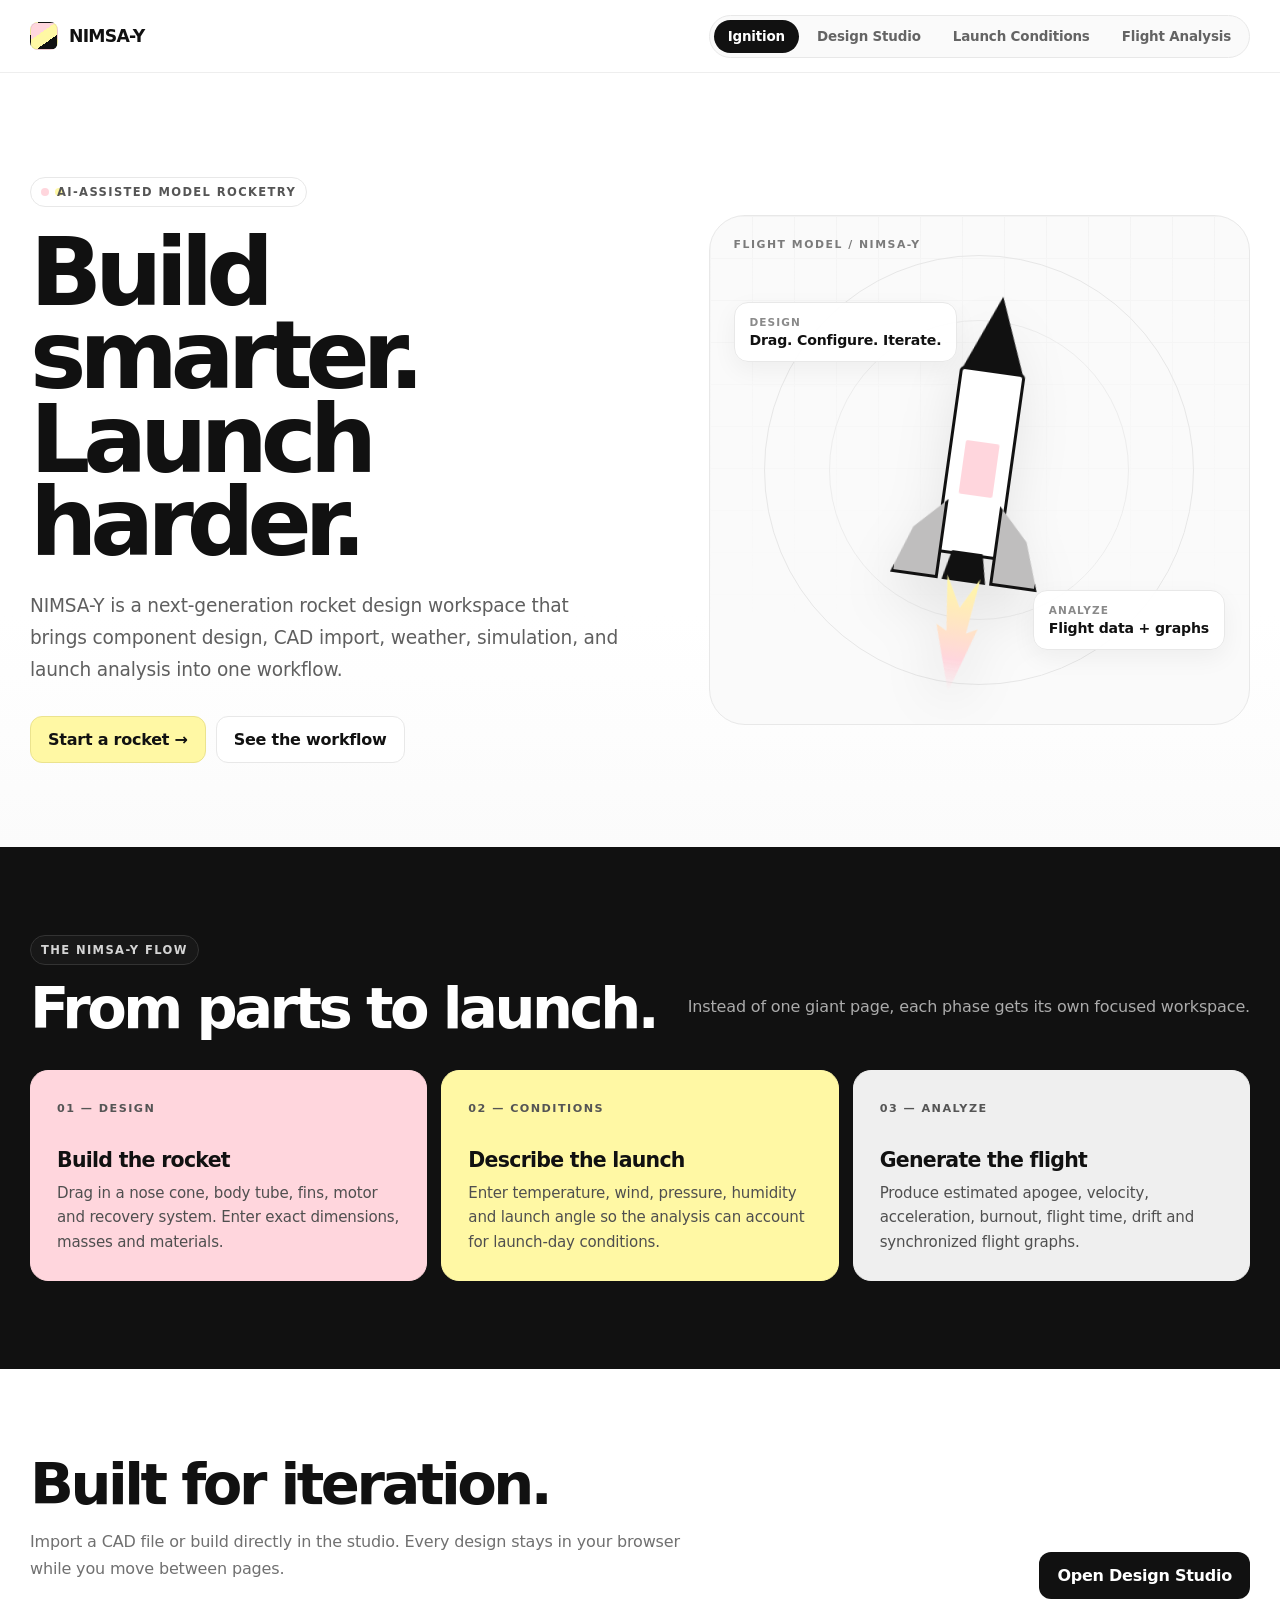
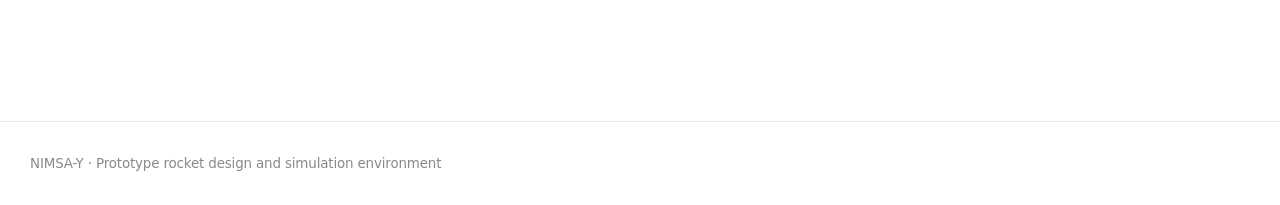
<file: index.html>
<!doctype html><html lang="en"><head><meta charset="utf-8"><meta name="viewport" content="width=device-width,initial-scale=1"><title>NIMSA-Y — Design. Simulate. Launch.</title><link rel="stylesheet" href="styles.css"></head><body>
<nav class="nav"><div class="shell nav-inner"><a class="brand" href="index.html"><span class="brand-mark"></span>NIMSA-Y</a><div class="nav-links"><a class="active" href="index.html">Ignition</a><a href="design.html">Design Studio</a><a href="conditions.html">Launch Conditions</a><a href="analysis.html">Flight Analysis</a></div></div></nav>
<main><section class="hero"><div class="shell hero-grid"><div><span class="eyebrow"><span class="spark"></span>AI-assisted model rocketry</span><h1>Build smarter.<br><span class="gradient-word">Launch harder.</span></h1><p class="lede">NIMSA-Y is a next-generation rocket design workspace that brings component design, CAD import, weather, simulation, and launch analysis into one workflow.</p><div class="actions"><a class="btn btn-fire" href="design.html">Start a rocket →</a><a class="btn btn-ghost" href="#workflow">See the workflow</a></div></div><div class="hero-visual"><div class="orbit one"></div><div class="orbit two"></div><div class="metric-float a"><small>DESIGN</small>Drag. Configure. Iterate.</div><div class="metric-float b"><small>ANALYZE</small>Flight data + graphs</div><div class="rocket-hero"><div class="nose"></div><div class="bodytube"></div><div class="fin left"></div><div class="fin right"></div><div class="nozzle"></div><div class="flame"></div></div></div></div></section>
<section class="section section-dark" id="workflow"><div class="shell"><div class="section-head"><div><span class="eyebrow">The NIMSA-Y flow</span><h2 style="margin-top:16px">From parts to launch.</h2></div><p class="sub">Instead of one giant page, each phase gets its own focused workspace.</p></div><div class="cards"><div class="card"><span class="num">01 — DESIGN</span><h3>Build the rocket</h3><p>Drag in a nose cone, body tube, fins, motor and recovery system. Enter exact dimensions, masses and materials.</p></div><div class="card"><span class="num">02 — CONDITIONS</span><h3>Describe the launch</h3><p>Enter temperature, wind, pressure, humidity and launch angle so the analysis can account for launch-day conditions.</p></div><div class="card"><span class="num">03 — ANALYZE</span><h3>Generate the flight</h3><p>Produce estimated apogee, velocity, acceleration, burnout, flight time, drift and synchronized flight graphs.</p></div></div></div></section>
<section class="section"><div class="shell"><div class="section-head"><div><h2>Built for iteration.</h2><p class="sub">Import a CAD file or build directly in the studio. Every design stays in your browser while you move between pages.</p></div><a class="btn btn-primary" href="design.html">Open Design Studio</a></div></div></section></main><footer class="footer"><div class="shell">NIMSA-Y · Prototype rocket design and simulation environment</div></footer><script src="app.js"></script></body></html>
</file>
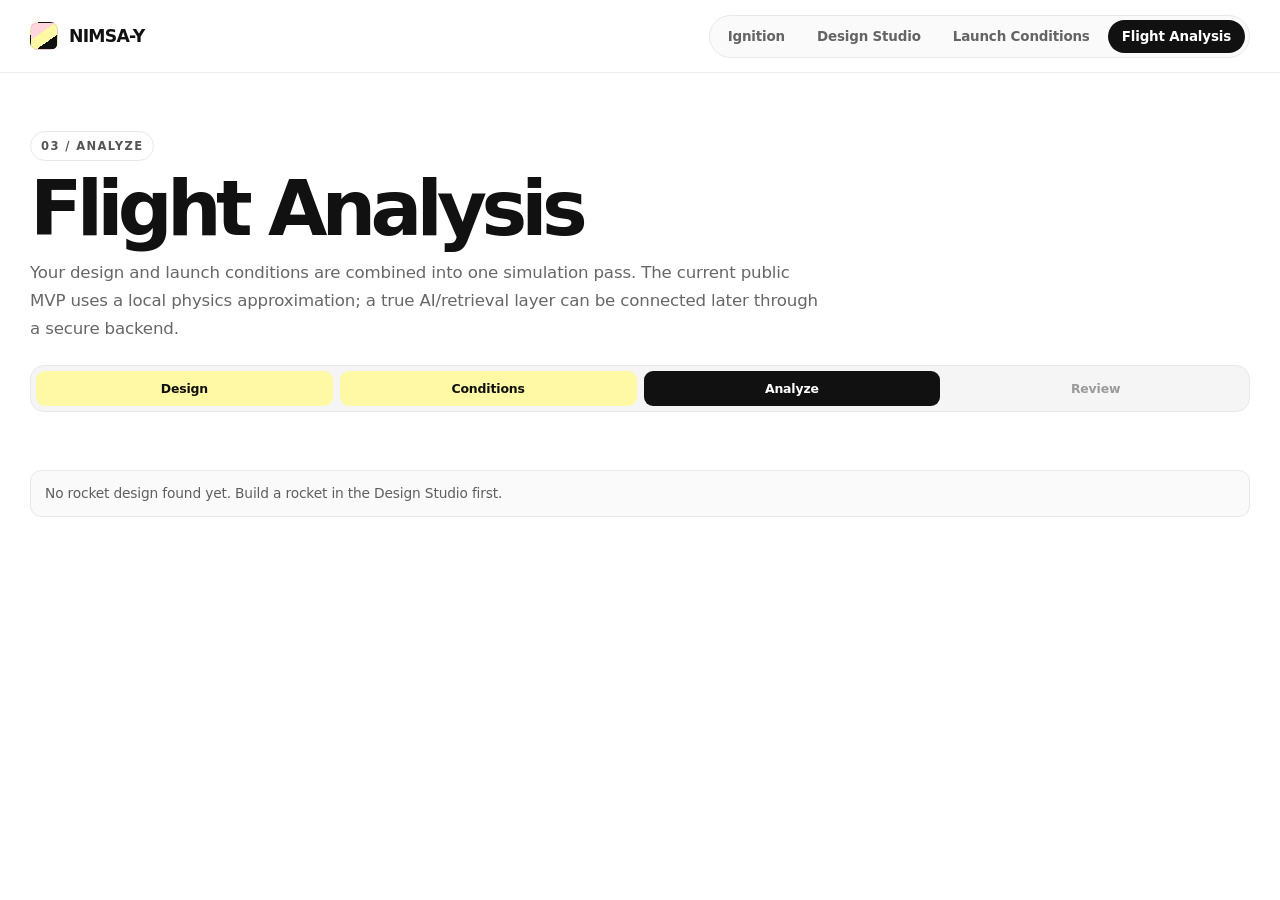
<file: analysis.html>
<!doctype html><html lang="en"><head><meta charset="utf-8"><meta name="viewport" content="width=device-width,initial-scale=1"><title>NIMSA-Y — Flight Analysis</title><link rel="stylesheet" href="styles.css"></head><body>
<nav class="nav"><div class="shell nav-inner"><a class="brand" href="index.html"><span class="brand-mark"></span>NIMSA-Y</a><div class="nav-links"><a href="index.html">Ignition</a><a href="design.html">Design Studio</a><a href="conditions.html">Launch Conditions</a><a class="active" href="analysis.html">Flight Analysis</a></div></div></nav>
<main class="shell"><header class="page-head"><span class="eyebrow">03 / Analyze</span><h1>Flight Analysis</h1><p>Your design and launch conditions are combined into one simulation pass. The current public MVP uses a local physics approximation; a true AI/retrieval layer can be connected later through a secure backend.</p><div class="stepbar"><div class="step done">Design</div><div class="step done">Conditions</div><div class="step active">Analyze</div><div class="step">Review</div></div></header><section id="analysisPage" style="padding-bottom:80px"><div class="results-grid"><div class="result"><small>Estimated apogee</small><strong id="apogee">—</strong></div><div class="result"><small>Maximum velocity</small><strong id="velocity">—</strong></div><div class="result"><small>Motor burnout</small><strong id="burnout">—</strong></div><div class="result"><small>Total flight time</small><strong id="flightTime">—</strong></div></div><div class="analysis-layout"><div><div class="chart-card"><h3>Position vs. Time</h3><canvas id="positionChart"></canvas></div><div style="height:16px"></div><div class="chart-card"><h3>Velocity vs. Time</h3><canvas id="velocityChart"></canvas></div><div style="height:16px"></div><div class="chart-card"><h3>Acceleration vs. Time</h3><canvas id="accelChart"></canvas></div><div style="height:16px"></div><div class="chart-card"><h3>Thrust / Burnout vs. Time</h3><canvas id="thrustChart"></canvas></div></div><aside><div class="review"><span class="tag">NIMSA-Y DESIGN REVIEW</span><h3>Launch-readiness notes</h3><ul id="reviewList"></ul><div class="notice" style="margin-top:16px">Prototype outputs are educational estimates, not certified flight predictions. Verify with established rocketry software and applicable safety rules before a real launch.</div></div><div style="height:14px"></div><a class="btn btn-fire" style="width:100%" href="design.html">Revise design</a></aside></div></section></main><script src="app.js"></script></body></html>
</file>
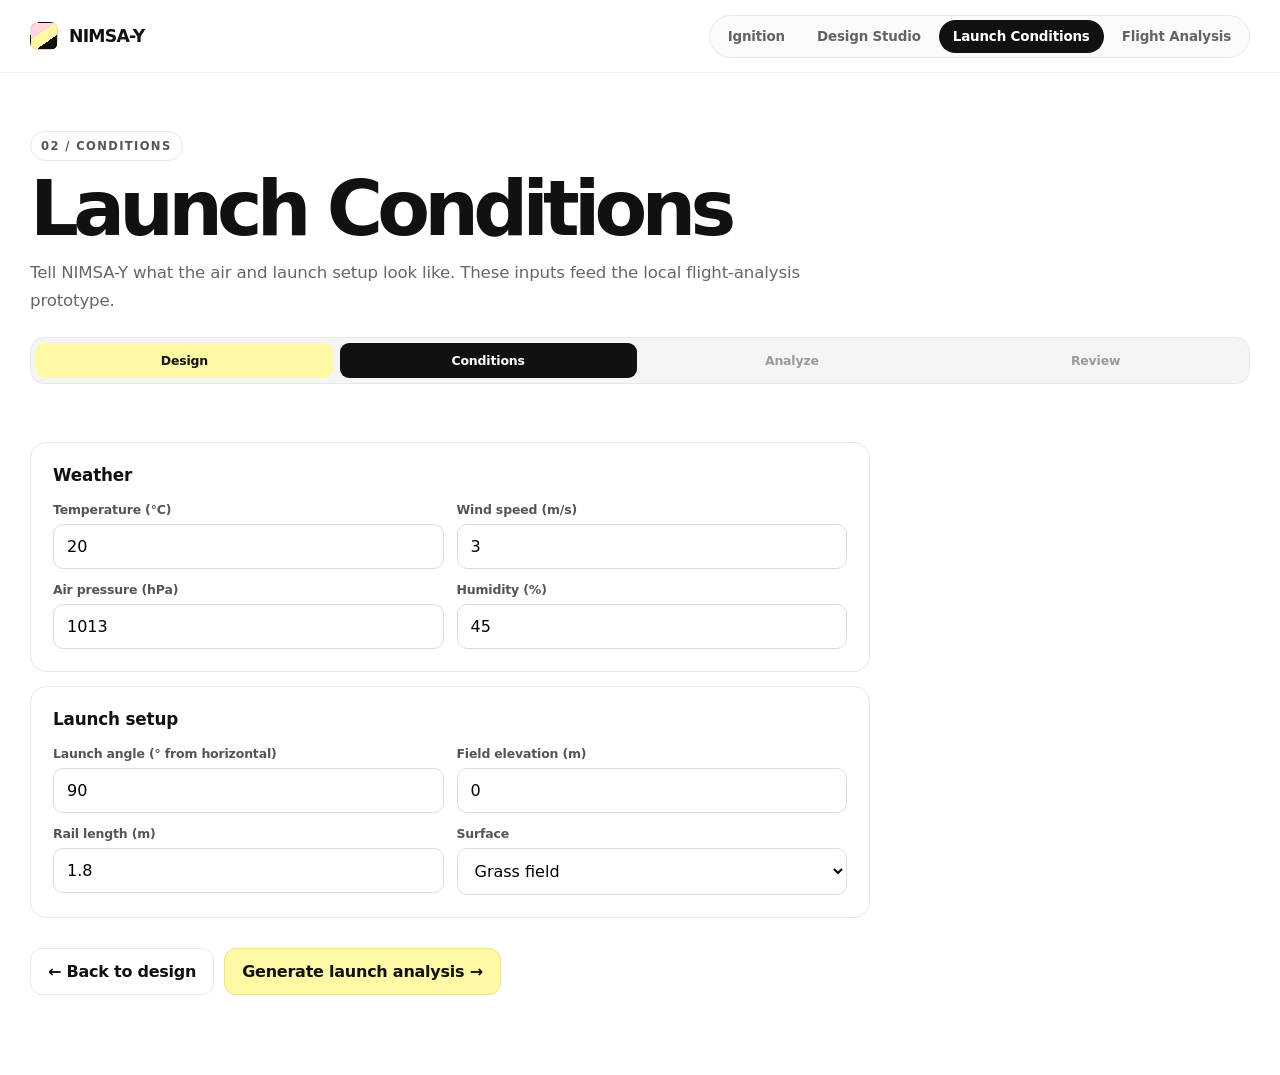
<file: conditions.html>
<!doctype html><html lang="en"><head><meta charset="utf-8"><meta name="viewport" content="width=device-width,initial-scale=1"><title>NIMSA-Y — Launch Conditions</title><link rel="stylesheet" href="styles.css"></head><body>
<nav class="nav"><div class="shell nav-inner"><a class="brand" href="index.html"><span class="brand-mark"></span>NIMSA-Y</a><div class="nav-links"><a href="index.html">Ignition</a><a href="design.html">Design Studio</a><a class="active" href="conditions.html">Launch Conditions</a><a href="analysis.html">Flight Analysis</a></div></div></nav>
<main class="shell"><header class="page-head"><span class="eyebrow">02 / Conditions</span><h1>Launch Conditions</h1><p>Tell NIMSA-Y what the air and launch setup look like. These inputs feed the local flight-analysis prototype.</p><div class="stepbar"><div class="step done">Design</div><div class="step active">Conditions</div><div class="step">Analyze</div><div class="step">Review</div></div></header>
<form id="weatherForm" style="max-width:840px;margin-bottom:80px"><div class="form-card"><h3>Weather</h3><div class="form-grid"><div class="field"><label>Temperature (°C)</label><input name="temperature" type="number" step="0.1" required></div><div class="field"><label>Wind speed (m/s)</label><input name="wind" type="number" min="0" step="0.1" required></div><div class="field"><label>Air pressure (hPa)</label><input name="pressure" type="number" min="800" max="1100" step="1" required></div><div class="field"><label>Humidity (%)</label><input name="humidity" type="number" min="0" max="100" step="1" required></div></div></div><div class="form-card"><h3>Launch setup</h3><div class="form-grid"><div class="field"><label>Launch angle (° from horizontal)</label><input name="launchAngle" type="number" min="0" max="90" step="1" required></div><div class="field"><label>Field elevation (m)</label><input name="elevation" type="number" step="1" value="0"></div><div class="field"><label>Rail length (m)</label><input name="railLength" type="number" min="0" step="0.1" value="1.8"></div><div class="field"><label>Surface</label><select name="surface"><option value="grass">Grass field</option><option value="desert">Dry/open field</option><option value="pavement">Pavement nearby</option></select></div></div></div><div class="actions"><a class="btn btn-ghost" href="design.html">← Back to design</a><button class="btn btn-fire" type="submit">Generate launch analysis →</button></div></form></main><script src="app.js"></script></body></html>
</file>
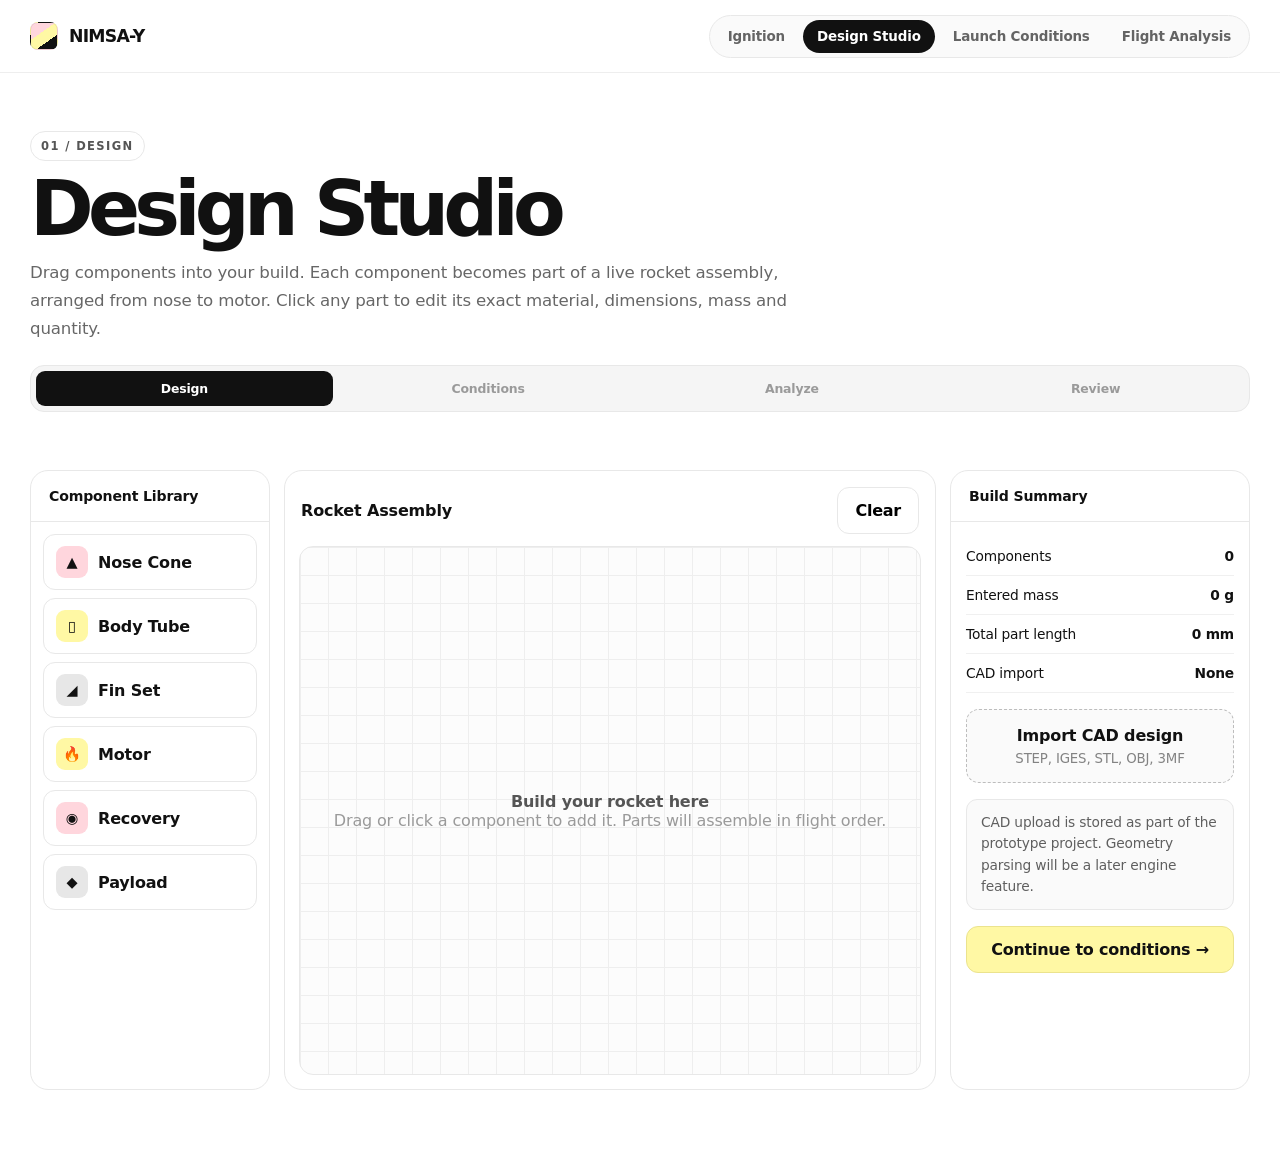
<file: design.html>
<!doctype html><html lang="en"><head><meta charset="utf-8"><meta name="viewport" content="width=device-width,initial-scale=1"><title>NIMSA-Y — Design Studio</title><link rel="stylesheet" href="styles.css"></head><body>
<nav class="nav"><div class="shell nav-inner"><a class="brand" href="index.html"><span class="brand-mark"></span>NIMSA-Y</a><div class="nav-links"><a href="index.html">Ignition</a><a class="active" href="design.html">Design Studio</a><a href="conditions.html">Launch Conditions</a><a href="analysis.html">Flight Analysis</a></div></div></nav>
<main class="shell"><header class="page-head"><span class="eyebrow">01 / Design</span><h1>Design Studio</h1><p>Drag components into your build. Each component becomes part of a live rocket assembly, arranged from nose to motor. Click any part to edit its exact material, dimensions, mass and quantity.</p><div class="stepbar"><div class="step active">Design</div><div class="step">Conditions</div><div class="step">Analyze</div><div class="step">Review</div></div></header>
<section class="workspace"><aside class="panel"><div class="panel-title">Component Library</div><div class="palette"><div class="part" data-type="nose-cone"><div class="part-icon">▲</div>Nose Cone</div><div class="part" data-type="body-tube"><div class="part-icon">▯</div>Body Tube</div><div class="part" data-type="fin-set"><div class="part-icon">◢</div>Fin Set</div><div class="part" data-type="motor"><div class="part-icon">🔥</div>Motor</div><div class="part" data-type="recovery"><div class="part-icon">◉</div>Recovery</div><div class="part" data-type="payload"><div class="part-icon">◆</div>Payload</div></div></aside>
<div class="panel stage"><div class="stage-toolbar"><strong>Rocket Assembly</strong><button class="btn btn-ghost" id="clearDesign">Clear</button></div><div class="design-canvas" id="designCanvas"><div class="canvas-hint" id="canvasHint"><div><strong>Build your rocket here</strong><br>Drag or click a component to add it. Parts will assemble in flight order.</div></div></div></div>
<aside class="panel"><div class="panel-title">Build Summary</div><div class="side-content"><div class="summary-row"><span>Components</span><span id="partCount">0</span></div><div class="summary-row"><span>Entered mass</span><span id="massTotal">0 g</span></div><div class="summary-row"><span>Total part length</span><span id="lengthTotal">0 mm</span></div><div class="summary-row"><span>CAD import</span><span id="cadStatus">None</span></div><div style="height:16px"></div><div class="upload"><input id="cadInput" type="file" accept=".step,.stp,.iges,.igs,.stl,.obj,.3mf"><label for="cadInput">Import CAD design</label><small>STEP, IGES, STL, OBJ, 3MF</small></div><div style="height:16px"></div><div class="notice">CAD upload is stored as part of the prototype project. Geometry parsing will be a later engine feature.</div><div style="height:16px"></div><a class="btn btn-fire" style="width:100%" href="conditions.html">Continue to conditions →</a></div></aside></section></main>
<div class="modal" id="partModal"><div class="modal-card"><div class="modal-top"><h3 id="modalTitle">Add component</h3><button class="xbtn" id="closeModal">×</button></div><form id="partForm"><input type="hidden" name="type"><div class="form-grid"><div class="field wide"><label>Component name</label><input name="label" required></div><div class="field"><label>Material</label><select name="material"><option>Cardboard</option><option>PLA</option><option>PETG</option><option>ABS</option><option>Balsa Wood</option><option>Plywood</option><option>Fiberglass</option><option>Carbon Fiber</option><option>Aluminum</option><option>Other</option></select></div><div class="field"><label>Mass (g)</label><input name="mass" type="number" min="0" step="0.1" placeholder="e.g. 42"></div><div class="field"><label>Length / span (mm)</label><input name="length" type="number" min="0" step="0.1" placeholder="e.g. 180"></div><div class="field"><label>Diameter / width (mm)</label><input name="diameter" type="number" min="0" step="0.1" placeholder="e.g. 54"></div><div class="field"><label>Quantity</label><input name="quantity" type="number" min="1" step="1" value="1"></div><div class="wide"><button class="btn btn-fire" style="width:100%" type="submit">Add to rocket</button></div></div></form></div></div>
<script src="app.js"></script></body></html>
</file>
<file: styles.css>
:root{
  --ink:#111111;
  --paper:#ffffff;
  --soft:#f7f7f7;
  --pink:#FFD6DD;
  --yellow:#FFF8A4;
  --gray:#BFBEBE;
  --gray-dark:#696969;
  --line:#e8e8e8;
  --card:#ffffff;
  --shadow:0 18px 50px rgba(17,17,17,.07);
  --shadow-sm:0 8px 24px rgba(17,17,17,.05);
}
*{box-sizing:border-box}
html{scroll-behavior:smooth}
body{margin:0;font-family:Inter,ui-sans-serif,system-ui,-apple-system,BlinkMacSystemFont,"Segoe UI",sans-serif;color:var(--ink);background:var(--paper);letter-spacing:-.01em}
a{color:inherit;text-decoration:none}
button,input,select{font:inherit}
button{cursor:pointer}
.shell{width:min(1220px,calc(100% - 42px));margin:0 auto}

/* NAV */
.nav{position:sticky;top:0;z-index:30;background:rgba(255,255,255,.86);backdrop-filter:blur(18px);border-bottom:1px solid rgba(17,17,17,.07)}
.nav-inner{height:72px;display:flex;align-items:center;justify-content:space-between;gap:28px}
.brand{display:flex;align-items:center;gap:11px;font-weight:900;letter-spacing:-.045em;font-size:1.08rem}
.brand-mark{width:28px;height:28px;border-radius:8px;background:linear-gradient(145deg,var(--pink) 0 38%,var(--yellow) 38% 68%,var(--ink) 68%);border:1px solid rgba(17,17,17,.08);box-shadow:none;transform:none}
.nav-links{display:flex;gap:4px;align-items:center;flex-wrap:wrap;padding:4px;border:1px solid var(--line);border-radius:999px;background:#fafafa}
.nav-links a{padding:9px 14px;border-radius:999px;font-size:.84rem;font-weight:750;color:#646464;transition:.18s ease}
.nav-links a:hover{color:var(--ink)}
.nav-links a.active{background:var(--ink);color:white}

/* GLOBAL TYPOGRAPHY */
.eyebrow{display:inline-flex;align-items:center;gap:8px;padding:7px 10px;border:1px solid var(--line);border-radius:999px;font-weight:800;font-size:.72rem;letter-spacing:.12em;text-transform:uppercase;background:#fff;color:#555}
.spark{width:8px;height:8px;border-radius:50%;background:var(--pink);box-shadow:14px 0 0 var(--yellow)}
h1{font-size:clamp(3.4rem,7.4vw,7.5rem);line-height:.88;letter-spacing:-.075em;margin:24px 0 26px;max-width:900px;font-weight:900}
.gradient-word{background:none;color:var(--ink);position:relative;display:inline-block}
.gradient-word:after{content:"";position:absolute;left:0;right:-.02em;bottom:.02em;height:.18em;background:var(--yellow);z-index:-1;border-radius:999px}
.lede{font-size:1.16rem;line-height:1.72;color:#5f5f5f;max-width:690px}
.actions{display:flex;gap:10px;flex-wrap:wrap;margin-top:30px}
.btn{border:1px solid transparent;border-radius:12px;padding:13px 17px;font-weight:800;display:inline-flex;align-items:center;justify-content:center;gap:8px;transition:.18s ease;letter-spacing:-.015em}
.btn:hover{transform:translateY(-1px)}
.btn-primary{color:white;background:var(--ink);box-shadow:none}
.btn-fire{color:var(--ink);background:var(--yellow);border-color:#ebe38e}
.btn-fire:hover{background:#fff48a}
.btn-ghost{background:white;border-color:var(--line)}

/* LANDING */
.hero{padding:104px 0 84px;overflow:hidden;background:linear-gradient(180deg,#fff 0%,#fff 70%,#fbfbfb 100%)}
.hero-grid{display:grid;grid-template-columns:1.05fr .95fr;gap:80px;align-items:center}
.hero-visual{position:relative;min-height:510px;display:flex;align-items:center;justify-content:center;background:#fafafa;border:1px solid var(--line);border-radius:36px;overflow:hidden}
.hero-visual:before{content:"";position:absolute;inset:0;background-image:linear-gradient(#ececec 1px,transparent 1px),linear-gradient(90deg,#ececec 1px,transparent 1px);background-size:42px 42px;opacity:.45;mask-image:linear-gradient(to bottom,black,transparent 80%)}
.hero-visual:after{content:"FLIGHT MODEL  /  NIMSA-Y";position:absolute;top:22px;left:24px;font-size:.68rem;font-weight:850;letter-spacing:.14em;color:#7b7b7b}
.orbit{position:absolute;border:1px solid #e7e7e7;border-radius:50%}
.orbit.one{width:430px;height:430px}.orbit.two{width:300px;height:300px;border-color:#ededed}
.rocket-hero{position:relative;width:106px;height:350px;filter:drop-shadow(0 26px 26px rgba(0,0,0,.09));transform:rotate(8deg);z-index:2}
.nose{position:absolute;left:20px;top:0;width:66px;height:82px;background:var(--ink);clip-path:polygon(50% 0,100% 100%,0 100%)}
.bodytube{position:absolute;left:20px;top:74px;width:66px;height:188px;background:white;border:3px solid var(--ink);border-radius:5px}
.bodytube:after{content:"";position:absolute;left:13px;right:13px;top:70px;height:54px;background:var(--pink);border-radius:2px}
.fin{position:absolute;top:208px;width:48px;height:80px;background:var(--gray);border:3px solid var(--ink)}
.fin.left{left:-21px;clip-path:polygon(100% 0,100% 100%,0 100%,35% 40%)}
.fin.right{right:-21px;clip-path:polygon(0 0,0 100%,100% 100%,65% 40%)}
.nozzle{position:absolute;left:31px;top:258px;width:44px;height:30px;background:var(--ink);clip-path:polygon(15% 0,85% 0,100% 100%,0 100%)}
.flame{position:absolute;left:27px;top:283px;width:52px;height:116px;background:linear-gradient(var(--yellow),var(--pink) 72%,transparent);clip-path:polygon(50% 100%,10% 43%,31% 48%,18% 0,50% 27%,82% 0,69% 48%,90% 43%);animation:pulse 1.5s ease-in-out infinite alternate}
@keyframes pulse{to{transform:scaleY(1.06) scaleX(.96)}}
.metric-float{position:absolute;background:rgba(255,255,255,.96);border:1px solid var(--line);border-radius:14px;padding:13px 15px;box-shadow:var(--shadow-sm);font-weight:800;z-index:3;font-size:.88rem}
.metric-float small{display:block;color:#8a8a8a;font-size:.66rem;font-weight:800;letter-spacing:.1em;margin-bottom:4px}
.metric-float.a{left:24px;top:86px}.metric-float.b{right:24px;bottom:74px}

.section{padding:88px 0}.section-dark{background:#111;color:white}.section-head{display:flex;justify-content:space-between;gap:30px;align-items:end;margin-bottom:34px}.section h2{font-size:clamp(2.35rem,4.5vw,4.5rem);line-height:.96;letter-spacing:-.06em;margin:0}.section p.sub{color:#707070;max-width:650px;line-height:1.72}.section-dark p.sub{color:#ababab}.section-dark .eyebrow{border-color:#333;background:#181818;color:#d4d4d4}
.cards{display:grid;grid-template-columns:repeat(3,1fr);gap:14px}
.card{background:white;border:1px solid #2d2d2d;border-radius:18px;padding:26px;box-shadow:none;color:var(--ink);min-height:190px}
.card:nth-child(1){background:var(--pink);border-color:var(--pink)}
.card:nth-child(2){background:var(--yellow);border-color:var(--yellow)}
.card:nth-child(3){background:#efefef;border-color:#efefef}
.card .num{font-size:.70rem;font-weight:900;letter-spacing:.13em;color:#555}.card h3{font-size:1.28rem;margin:32px 0 9px;letter-spacing:-.035em}.card p{color:#4f4f4f;line-height:1.6;margin:0;font-size:.94rem}

/* INNER PAGES */
.page-head{padding:58px 0 28px}.page-head h1{font-size:clamp(3rem,6vw,5.8rem);margin:14px 0 16px}.page-head p{color:#676767;font-size:1.04rem;line-height:1.68;max-width:800px}
.stepbar{display:grid;grid-template-columns:repeat(4,1fr);gap:7px;margin:22px 0 30px;padding:5px;background:#f5f5f5;border:1px solid var(--line);border-radius:14px}.step{padding:10px;border-radius:9px;color:#9a9a9a;text-align:center;font-size:.78rem;font-weight:800}.step.active{background:var(--ink);color:white}.step.done{background:var(--yellow);color:var(--ink)}
.workspace{display:grid;grid-template-columns:240px 1fr 300px;gap:14px;padding-bottom:76px}.panel{background:white;border:1px solid var(--line);border-radius:18px;box-shadow:none}.panel-title{padding:17px 18px;border-bottom:1px solid var(--line);font-weight:850;font-size:.88rem}.palette{padding:12px}.part{border:1px solid var(--line);border-radius:12px;padding:11px 12px;margin-bottom:8px;background:#fff;display:flex;align-items:center;gap:10px;font-weight:760;transition:.16s ease}.part:hover{border-color:#999;transform:translateY(-1px);box-shadow:var(--shadow-sm)}.part-icon{width:32px;height:32px;border-radius:9px;background:var(--pink);display:grid;place-items:center;font-weight:900;font-size:.9rem}.part:nth-child(2n) .part-icon{background:var(--yellow)}.part:nth-child(3n) .part-icon{background:#e7e7e7}
.stage{min-height:620px;padding:14px;display:flex;flex-direction:column}.stage-toolbar{display:flex;justify-content:space-between;align-items:center;gap:10px;margin:2px 2px 12px}.design-canvas{flex:1;border:1px solid var(--line);border-radius:14px;background-color:#fcfcfc;background-image:linear-gradient(#eeeeee 1px,transparent 1px),linear-gradient(90deg,#eeeeee 1px,transparent 1px);background-size:28px 28px;position:relative;overflow:hidden;min-height:520px}.design-canvas.dragover{border-color:#999;box-shadow:inset 0 0 0 1px #999}.canvas-hint{position:absolute;inset:0;display:grid;place-items:center;text-align:center;color:#9a9a9a;padding:30px;pointer-events:none}.canvas-hint strong{color:#555}.canvas-hint.hidden{display:none}
.rocket-assembly{position:absolute;inset:22px 20px 14px;display:flex;flex-direction:column;align-items:center;justify-content:center;overflow:auto;padding:24px 150px 34px;min-height:470px}.rocket-part{position:relative;display:flex;align-items:center;justify-content:center;border:0;background:transparent;padding:0;margin:-1px 0 0;cursor:pointer;flex:0 0 auto;transition:transform .16s ease,filter .16s ease;overflow:visible}.rocket-part:hover{transform:translateY(-2px) scale(1.02);filter:drop-shadow(0 8px 10px rgba(0,0,0,.10));z-index:4}.rocket-part:focus-visible{outline:3px solid var(--pink);outline-offset:5px}.rocket-part-tag{position:absolute;left:calc(100% + 26px);top:50%;transform:translateY(-50%);white-space:nowrap;background:white;border:1px solid var(--line);border-radius:999px;padding:7px 10px;font-size:.68rem;font-weight:850;color:#555;box-shadow:var(--shadow-sm);opacity:.82}.rocket-part-tag:before{content:"";position:absolute;right:100%;top:50%;width:24px;border-top:1px solid #cfcfcf}.shape{display:block;position:relative}.rocket-nose-cone{width:var(--part-w);height:calc(var(--part-h) * .72)}.nose-shape{width:100%;height:100%;background:var(--ink);clip-path:polygon(50% 0,100% 100%,0 100%);border-radius:46% 46% 0 0}.rocket-body-tube{width:var(--part-w);height:var(--part-h)}.body-shape{width:100%;height:100%;background:white;border:2px solid var(--ink);box-shadow:inset 10px 0 0 rgba(255,214,221,.36),inset -10px 0 0 rgba(255,248,164,.28)}.part-band{position:absolute;left:-2px;right:-2px;top:18%;height:11px;background:var(--pink);border:2px solid var(--ink);border-left-width:2px;border-right-width:2px}.rocket-payload,.rocket-recovery{width:var(--part-w);height:58px}.module-shape{width:100%;height:100%;border:2px solid var(--ink);display:grid;place-items:center;background:#fff}.payload-shape{background:var(--yellow)}.recovery-shape{background:var(--pink)}.module-icon{font-size:1rem;font-weight:950;color:#111}.rocket-motor{width:calc(var(--part-w) * .72);height:78px;margin-top:0}.motor-shape{width:100%;height:100%;background:#2a2a2a;border:2px solid #111;border-radius:2px 2px 8px 8px;box-shadow:inset 0 0 0 8px #454545}.motor-core{position:absolute;inset:13px 14px 19px;border-radius:4px;background:linear-gradient(180deg,var(--pink),var(--yellow))}.nozzle-mini{position:absolute;left:26%;right:26%;bottom:-18px;height:20px;background:#111;clip-path:polygon(20% 0,80% 0,100% 100%,0 100%)}.rocket-fin-set{width:calc(var(--part-w) + 96px);height:95px;margin-top:-10px}.fin-body{position:absolute;left:50%;transform:translateX(-50%);width:var(--part-w);height:100%;background:white;border:2px solid var(--ink)}.fin-shape{position:absolute;bottom:0;width:62px;height:82px;background:var(--gray);border:2px solid var(--ink)}.fin-left{left:5px;clip-path:polygon(100% 0,100% 100%,0 100%,38% 38%)}.fin-right{right:5px;clip-path:polygon(0 0,0 100%,100% 100%,62% 38%)}.assembly-base{width:210px;margin-top:28px;text-align:center;color:#8a8a8a;font-size:.61rem;font-weight:900;letter-spacing:.15em}.assembly-base span{display:block;border-top:2px solid #111;margin-bottom:7px}.assembly-base small{font:inherit}.rocket-fin-set .rocket-part-tag{left:calc(100% + 2px)}.side-content{padding:15px}.summary-row{display:flex;justify-content:space-between;gap:18px;padding:11px 0;border-bottom:1px solid #f0f0f0;font-size:.86rem}.summary-row span:last-child{font-weight:850;text-align:right}.upload{border:1px dashed #bdbdbd;border-radius:13px;padding:16px;text-align:center;background:#fafafa}.upload input{display:none}.upload label{display:block;font-weight:850;cursor:pointer}.upload small{color:#838383;display:block;margin-top:6px}
.form-grid{display:grid;grid-template-columns:repeat(2,1fr);gap:13px}.field{display:flex;flex-direction:column;gap:7px}.field label{font-size:.78rem;font-weight:800;color:#555}.field input,.field select{border:1px solid #dadada;border-radius:10px;padding:12px 13px;background:white;outline:none;transition:.16s ease}.field input:focus,.field select:focus{border-color:#8d8d8d;box-shadow:0 0 0 3px rgba(191,190,190,.18)}.form-card{background:white;border:1px solid var(--line);border-radius:16px;padding:22px;box-shadow:none;margin-bottom:14px}.form-card h3{margin:0 0 17px;font-size:1.05rem}.wide{grid-column:1/-1}

/* ANALYSIS */
.results-grid{display:grid;grid-template-columns:repeat(4,1fr);gap:12px}.result{background:#f8f8f8;color:var(--ink);border:1px solid var(--line);border-radius:16px;padding:19px;position:relative;overflow:hidden}.result:nth-child(1){background:var(--pink);border-color:var(--pink)}.result:nth-child(2){background:var(--yellow);border-color:var(--yellow)}.result:nth-child(3){background:#efefef}.result:nth-child(4){background:#171717;color:white}.result:after{display:none}.result small{color:#777;font-size:.75rem}.result:nth-child(4) small{color:#bdbdbd}.result strong{display:block;font-size:1.8rem;margin-top:7px;letter-spacing:-.05em}.analysis-layout{display:grid;grid-template-columns:1.34fr .66fr;gap:14px;margin-top:14px}.chart-card{background:white;border:1px solid var(--line);border-radius:16px;padding:19px}.chart-card h3{margin:0 0 12px;font-size:.98rem}.chart-card canvas{width:100%;height:260px}.review{background:#111;color:white;border-radius:16px;padding:22px}.review h3{margin-top:0}.review ul{padding-left:18px;line-height:1.72;color:#d2d2d2}.review .tag{display:inline-block;padding:6px 9px;border-radius:999px;background:var(--yellow);color:#111;font-weight:900;font-size:.67rem;letter-spacing:.08em;margin-bottom:12px}.notice{padding:12px 14px;border-radius:11px;background:#fafafa;border:1px solid var(--line);color:#5f5f5f;font-size:.86rem;line-height:1.55}.review .notice{background:#1c1c1c;border-color:#333;color:#cfcfcf}
.modal{position:fixed;inset:0;background:rgba(0,0,0,.42);backdrop-filter:blur(8px);display:none;align-items:center;justify-content:center;padding:20px;z-index:50}.modal.open{display:flex}.modal-card{width:min(620px,100%);max-height:90vh;overflow:auto;background:white;border-radius:20px;padding:24px;box-shadow:0 28px 80px rgba(0,0,0,.18)}.modal-top{display:flex;justify-content:space-between;gap:15px;align-items:center;margin-bottom:18px}.modal-top h3{margin:0}.xbtn{border:none;background:#f3f3f3;border-radius:9px;width:36px;height:36px;font-weight:900}.footer{padding:34px 0;border-top:1px solid var(--line);color:#898989;font-size:.84rem}

@media(max-width:980px){.hero-grid,.analysis-layout{grid-template-columns:1fr}.hero-visual{min-height:440px}.workspace{grid-template-columns:1fr}.palette{display:grid;grid-template-columns:repeat(2,1fr);gap:8px}.part{margin:0}.results-grid{grid-template-columns:repeat(2,1fr)}.cards{grid-template-columns:1fr}.nav-links{display:none}}
@media(max-width:620px){.shell{width:min(100% - 22px,1220px)}.hero{padding-top:64px}.hero-visual{min-height:390px}.form-grid,.results-grid{grid-template-columns:1fr}.palette{grid-template-columns:1fr}.stepbar{grid-template-columns:repeat(2,1fr)}.page-head{padding-top:38px}.metric-float{display:none}}
</file>
